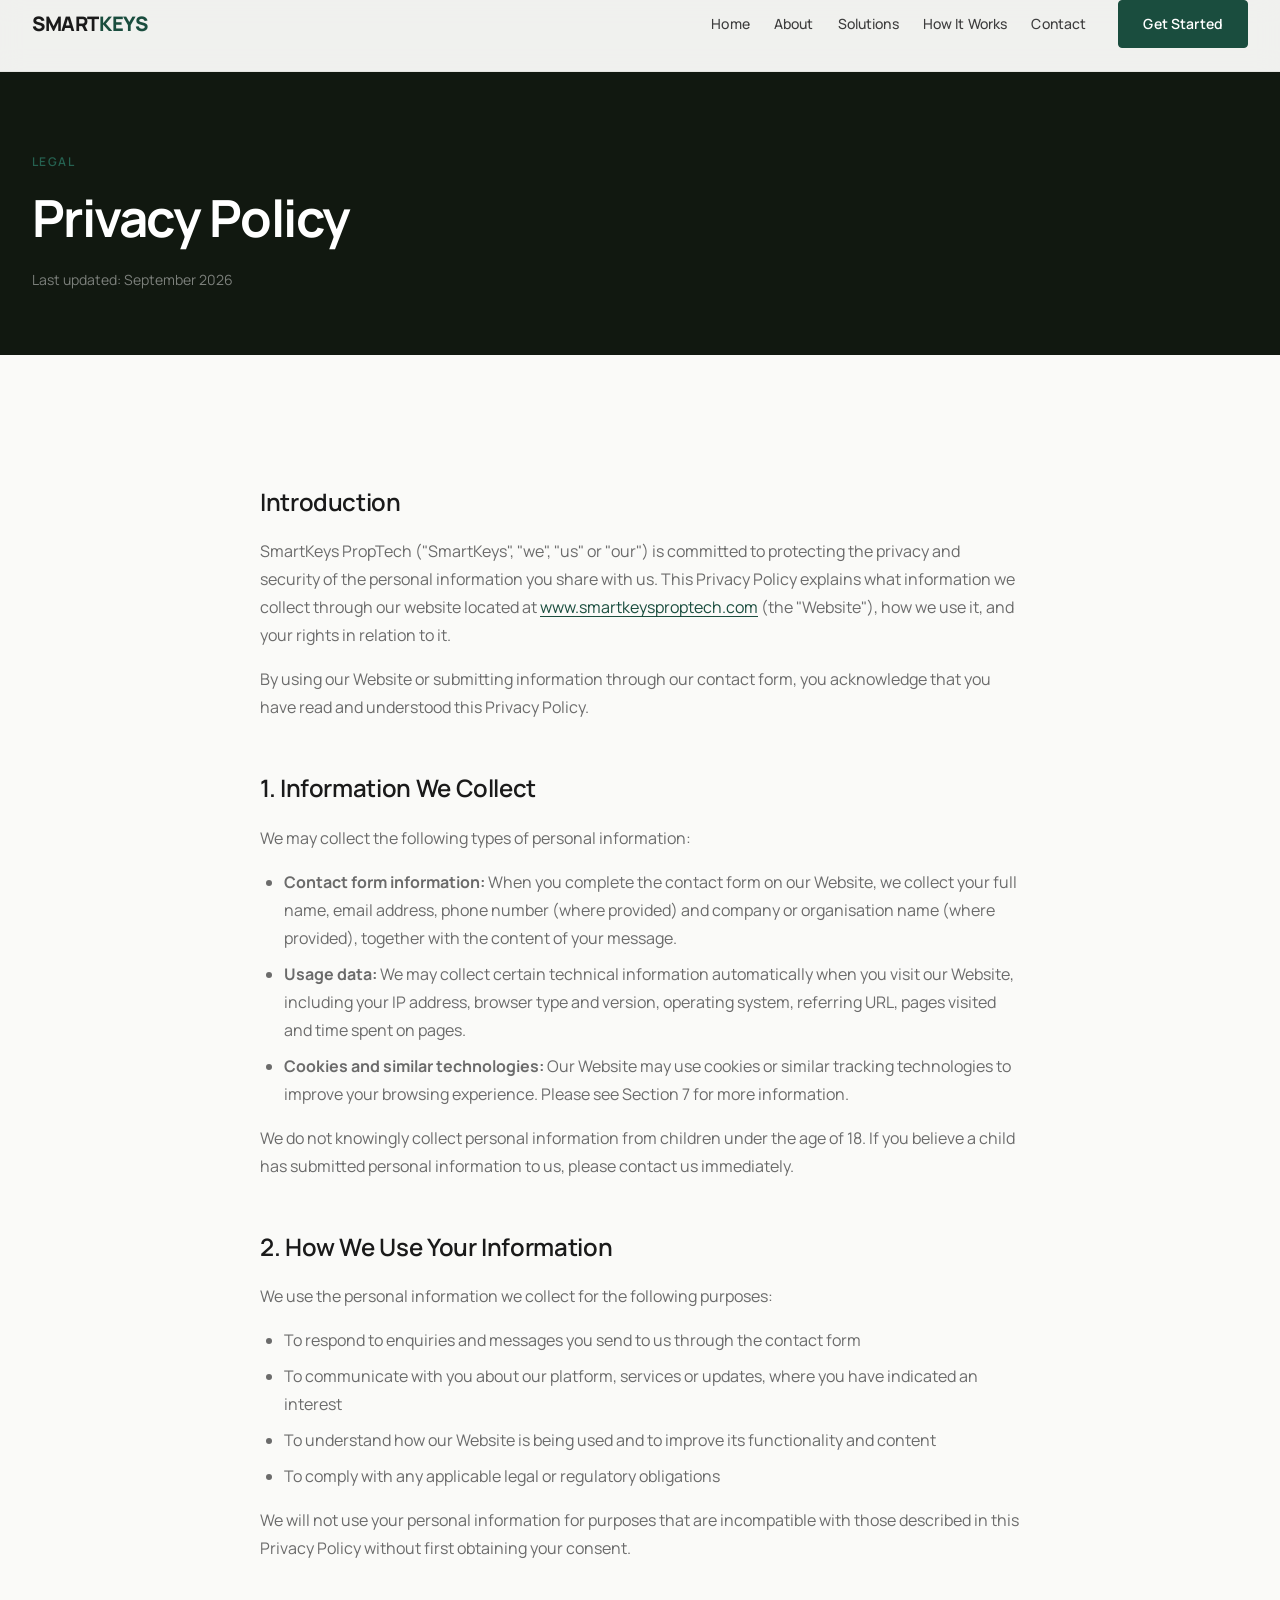
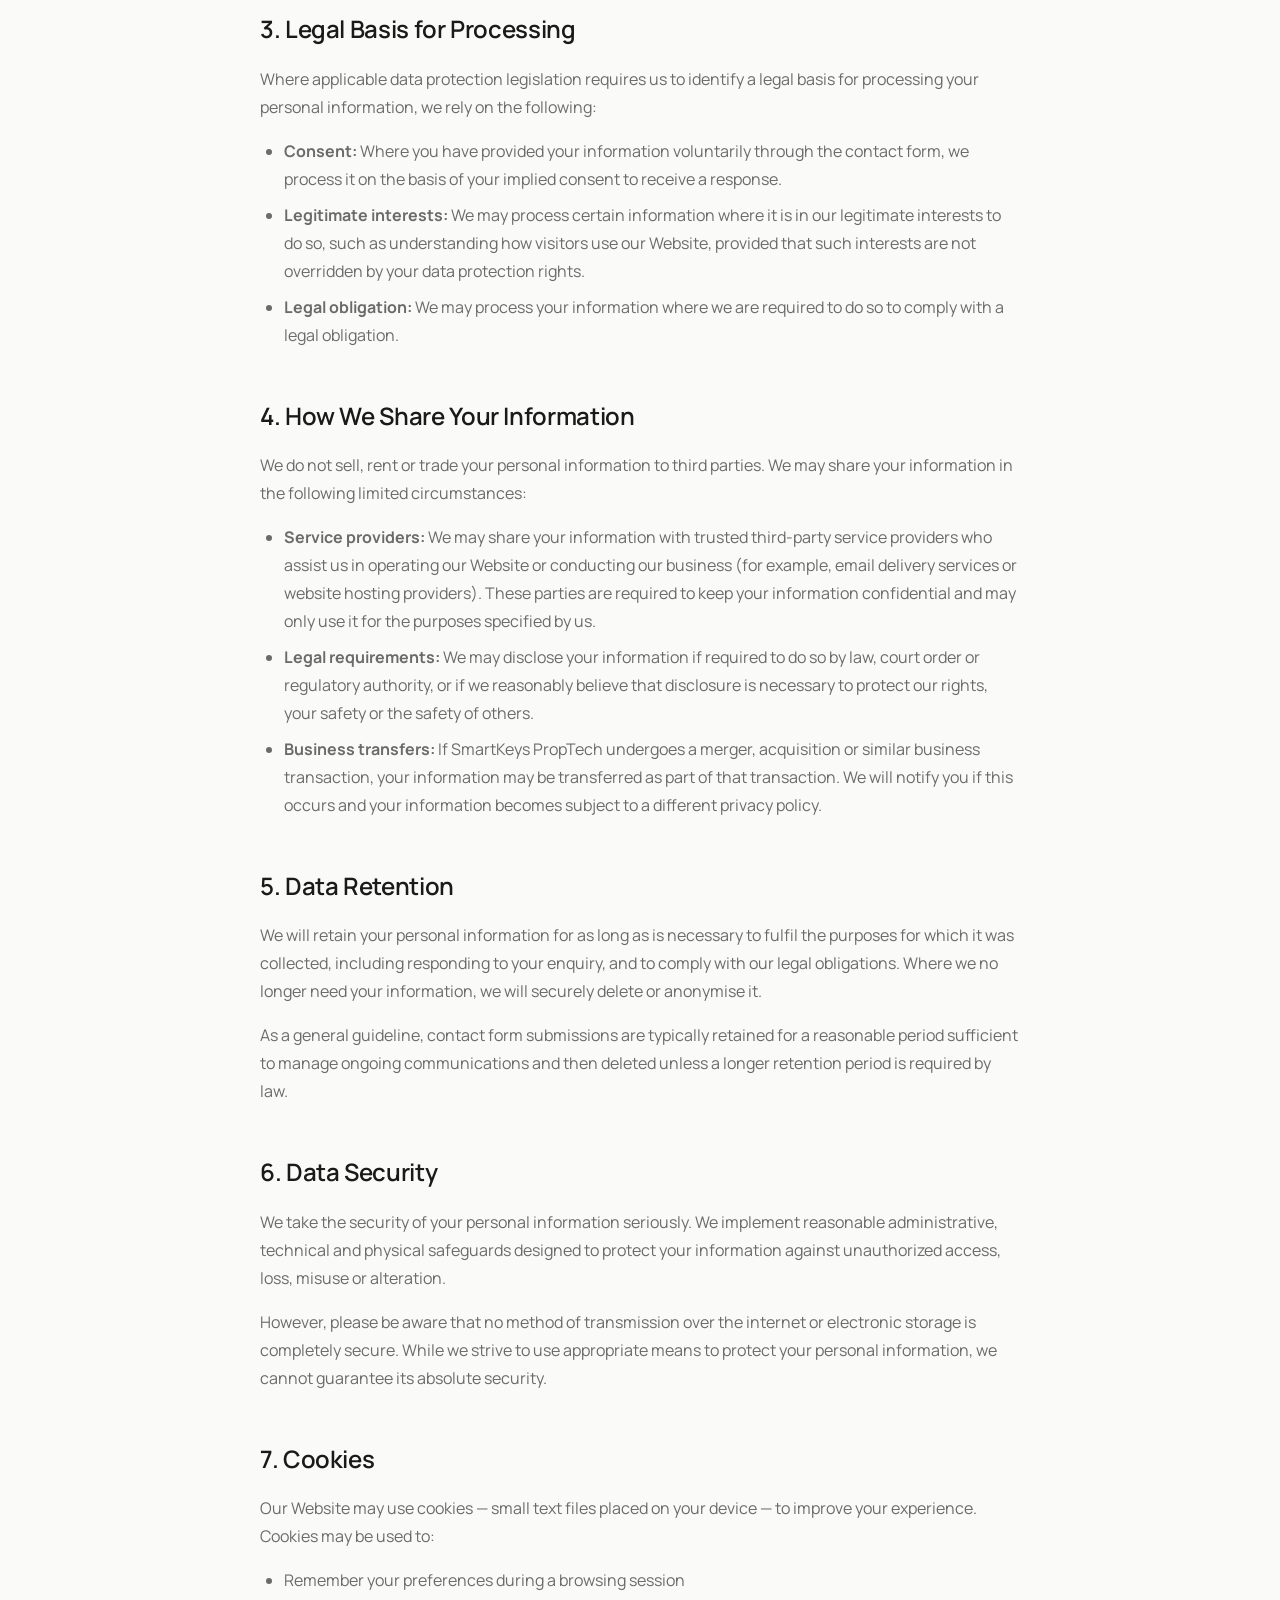
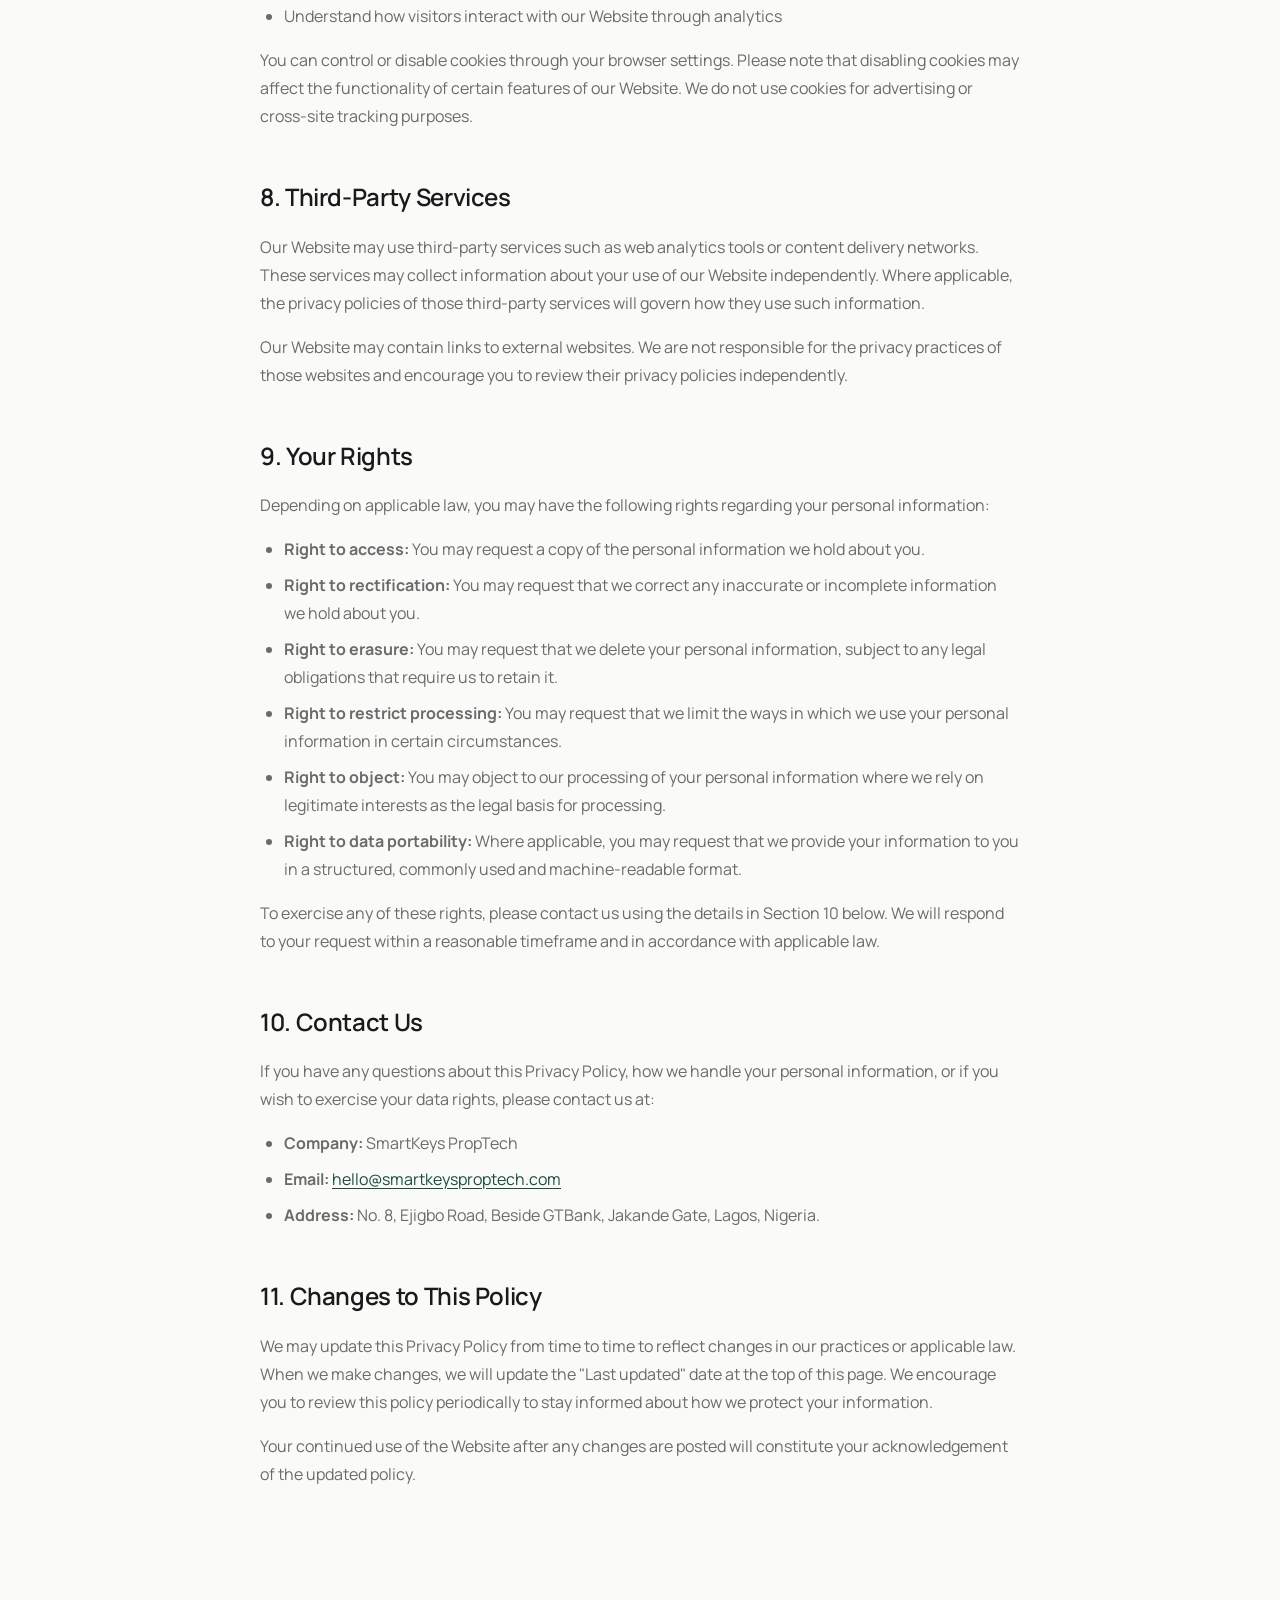
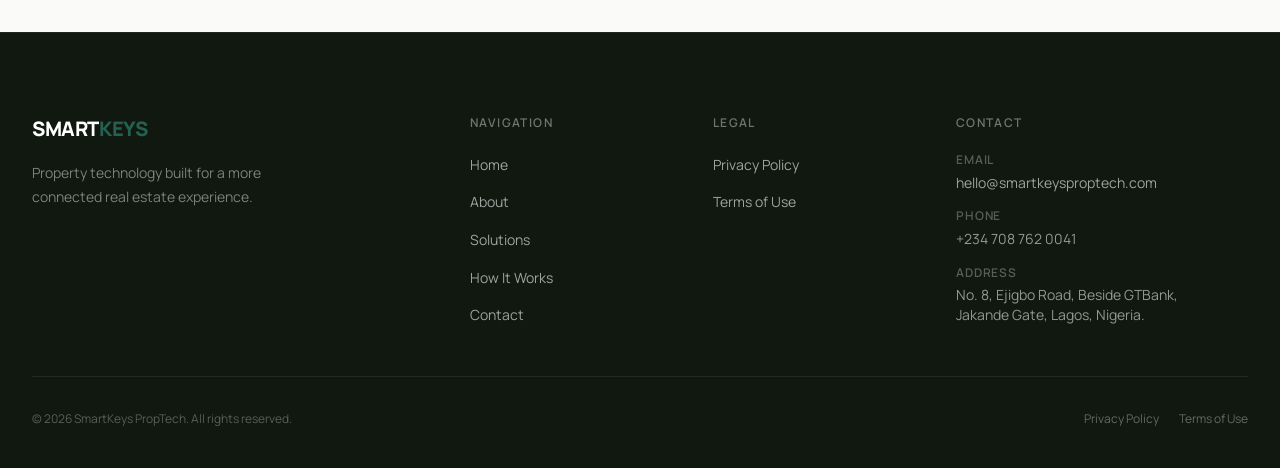
<file: privacy-policy.html>
<!DOCTYPE html>
<html lang="en-NG">
<head>
  <meta charset="UTF-8" />
  <meta name="viewport" content="width=device-width, initial-scale=1.0" />
  <meta http-equiv="X-UA-Compatible" content="IE=edge" />

  <!-- SEO -->
  <title>Privacy Policy | SmartKeys PropTech</title>
  <meta name="description" content="Read the SmartKeys PropTech Privacy Policy. Understand how we collect, use and protect personal information submitted through our website." />
  <meta name="robots" content="noindex, follow" />
  <link rel="canonical" href="https://www.smartkeysproptech.com/privacy-policy.html" />

  <!-- Open Graph -->
  <meta property="og:type" content="website" />
  <meta property="og:title" content="Privacy Policy | SmartKeys PropTech" />
  <meta property="og:description" content="Read the SmartKeys PropTech Privacy Policy." />
  <meta property="og:url" content="https://www.smartkeysproptech.com/privacy-policy.html" />
  <meta property="og:site_name" content="SmartKeys PropTech" />

  <!-- Favicon -->
  <link rel="icon" type="image/svg+xml" href="data:image/svg+xml,%3Csvg xmlns='http://www.w3.org/2000/svg' viewBox='0 0 32 32'%3E%3Crect width='32' height='32' rx='6' fill='%231a4d3e'/%3E%3Cpath d='M16 7L7 13v12h6v-7h6v7h6V13L16 7z' fill='%23ffffff' opacity='0.9'/%3E%3Ccircle cx='19' cy='17' r='2' fill='%231a4d3e'/%3E%3C/svg%3E" />

  <!-- Preconnect -->
  <link rel="preconnect" href="https://fonts.googleapis.com" />
  <link rel="preconnect" href="https://fonts.gstatic.com" crossorigin />

  <!-- Stylesheet -->
  <link rel="stylesheet" href="styles.css" />
</head>

<body>

  <!-- ════════════════════════════════════════════════════
       NAVIGATION
  ════════════════════════════════════════════════════ -->
  <header>
    <nav class="nav" role="navigation" aria-label="Main navigation">
      <div class="container">
        <div class="nav__inner">

          <a href="index.html" class="nav__logo" aria-label="SmartKeys PropTech — Home">
            SMART<span>KEYS</span>
          </a>

          <div class="nav__menu">
            <ul class="nav__links" role="list">
              <li><a href="index.html#home" class="nav__link">Home</a></li>
              <li><a href="index.html#about" class="nav__link">About</a></li>
              <li><a href="index.html#solutions" class="nav__link">Solutions</a></li>
              <li><a href="index.html#how-it-works" class="nav__link">How It Works</a></li>
              <li><a href="index.html#contact" class="nav__link">Contact</a></li>
            </ul>
            <a href="index.html#contact" class="btn btn--primary">Get Started</a>
          </div>

          <button class="nav__hamburger" aria-label="Toggle mobile menu" aria-expanded="false">
            <span></span>
            <span></span>
            <span></span>
          </button>

        </div>
      </div>
    </nav>

    <div class="nav__mobile" aria-label="Mobile navigation">
      <a href="index.html#home" class="nav__link">Home</a>
      <a href="index.html#about" class="nav__link">About</a>
      <a href="index.html#solutions" class="nav__link">Solutions</a>
      <a href="index.html#how-it-works" class="nav__link">How It Works</a>
      <a href="index.html#contact" class="nav__link">Contact</a>
      <a href="index.html#contact" class="btn btn--primary">Get Started</a>
    </div>
  </header>

  <main>

    <!-- ════════════════════════════════════════════════════
         PAGE HERO
    ════════════════════════════════════════════════════ -->
    <section class="page-hero" aria-label="Page title">
      <div class="container">
        <p class="page-hero__label">Legal</p>
        <h1 class="page-hero__heading">Privacy Policy</h1>
        <p class="page-hero__meta">Last updated: September 2026</p>
      </div>
    </section>

    <!-- ════════════════════════════════════════════════════
         CONTENT
    ════════════════════════════════════════════════════ -->
    <section class="section" aria-label="Privacy Policy content">
      <div class="container">
        <article class="legal-content">

          <h2>Introduction</h2>
          <p>
            SmartKeys PropTech ("SmartKeys", "we", "us" or "our") is committed to protecting the privacy and security of the personal information you share with us. This Privacy Policy explains what information we collect through our website located at <a href="https://www.smartkeysproptech.com">www.smartkeysproptech.com</a> (the "Website"), how we use it, and your rights in relation to it.
          </p>
          <p>
            By using our Website or submitting information through our contact form, you acknowledge that you have read and understood this Privacy Policy.
          </p>

          <h2>1. Information We Collect</h2>
          <p>We may collect the following types of personal information:</p>
          <ul>
            <li><strong>Contact form information:</strong> When you complete the contact form on our Website, we collect your full name, email address, phone number (where provided) and company or organisation name (where provided), together with the content of your message.</li>
            <li><strong>Usage data:</strong> We may collect certain technical information automatically when you visit our Website, including your IP address, browser type and version, operating system, referring URL, pages visited and time spent on pages.</li>
            <li><strong>Cookies and similar technologies:</strong> Our Website may use cookies or similar tracking technologies to improve your browsing experience. Please see Section 7 for more information.</li>
          </ul>
          <p>We do not knowingly collect personal information from children under the age of 18. If you believe a child has submitted personal information to us, please contact us immediately.</p>

          <h2>2. How We Use Your Information</h2>
          <p>We use the personal information we collect for the following purposes:</p>
          <ul>
            <li>To respond to enquiries and messages you send to us through the contact form</li>
            <li>To communicate with you about our platform, services or updates, where you have indicated an interest</li>
            <li>To understand how our Website is being used and to improve its functionality and content</li>
            <li>To comply with any applicable legal or regulatory obligations</li>
          </ul>
          <p>We will not use your personal information for purposes that are incompatible with those described in this Privacy Policy without first obtaining your consent.</p>

          <h2>3. Legal Basis for Processing</h2>
          <p>
            Where applicable data protection legislation requires us to identify a legal basis for processing your personal information, we rely on the following:
          </p>
          <ul>
            <li><strong>Consent:</strong> Where you have provided your information voluntarily through the contact form, we process it on the basis of your implied consent to receive a response.</li>
            <li><strong>Legitimate interests:</strong> We may process certain information where it is in our legitimate interests to do so, such as understanding how visitors use our Website, provided that such interests are not overridden by your data protection rights.</li>
            <li><strong>Legal obligation:</strong> We may process your information where we are required to do so to comply with a legal obligation.</li>
          </ul>

          <h2>4. How We Share Your Information</h2>
          <p>
            We do not sell, rent or trade your personal information to third parties. We may share your information in the following limited circumstances:
          </p>
          <ul>
            <li><strong>Service providers:</strong> We may share your information with trusted third-party service providers who assist us in operating our Website or conducting our business (for example, email delivery services or website hosting providers). These parties are required to keep your information confidential and may only use it for the purposes specified by us.</li>
            <li><strong>Legal requirements:</strong> We may disclose your information if required to do so by law, court order or regulatory authority, or if we reasonably believe that disclosure is necessary to protect our rights, your safety or the safety of others.</li>
            <li><strong>Business transfers:</strong> If SmartKeys PropTech undergoes a merger, acquisition or similar business transaction, your information may be transferred as part of that transaction. We will notify you if this occurs and your information becomes subject to a different privacy policy.</li>
          </ul>

          <h2>5. Data Retention</h2>
          <p>
            We will retain your personal information for as long as is necessary to fulfil the purposes for which it was collected, including responding to your enquiry, and to comply with our legal obligations. Where we no longer need your information, we will securely delete or anonymise it.
          </p>
          <p>
            As a general guideline, contact form submissions are typically retained for a reasonable period sufficient to manage ongoing communications and then deleted unless a longer retention period is required by law.
          </p>

          <h2>6. Data Security</h2>
          <p>
            We take the security of your personal information seriously. We implement reasonable administrative, technical and physical safeguards designed to protect your information against unauthorized access, loss, misuse or alteration.
          </p>
          <p>
            However, please be aware that no method of transmission over the internet or electronic storage is completely secure. While we strive to use appropriate means to protect your personal information, we cannot guarantee its absolute security.
          </p>

          <h2>7. Cookies</h2>
          <p>
            Our Website may use cookies — small text files placed on your device — to improve your experience. Cookies may be used to:
          </p>
          <ul>
            <li>Remember your preferences during a browsing session</li>
            <li>Understand how visitors interact with our Website through analytics</li>
          </ul>
          <p>
            You can control or disable cookies through your browser settings. Please note that disabling cookies may affect the functionality of certain features of our Website. We do not use cookies for advertising or cross-site tracking purposes.
          </p>

          <h2>8. Third-Party Services</h2>
          <p>
            Our Website may use third-party services such as web analytics tools or content delivery networks. These services may collect information about your use of our Website independently. Where applicable, the privacy policies of those third-party services will govern how they use such information.
          </p>
          <p>
            Our Website may contain links to external websites. We are not responsible for the privacy practices of those websites and encourage you to review their privacy policies independently.
          </p>

          <h2>9. Your Rights</h2>
          <p>Depending on applicable law, you may have the following rights regarding your personal information:</p>
          <ul>
            <li><strong>Right to access:</strong> You may request a copy of the personal information we hold about you.</li>
            <li><strong>Right to rectification:</strong> You may request that we correct any inaccurate or incomplete information we hold about you.</li>
            <li><strong>Right to erasure:</strong> You may request that we delete your personal information, subject to any legal obligations that require us to retain it.</li>
            <li><strong>Right to restrict processing:</strong> You may request that we limit the ways in which we use your personal information in certain circumstances.</li>
            <li><strong>Right to object:</strong> You may object to our processing of your personal information where we rely on legitimate interests as the legal basis for processing.</li>
            <li><strong>Right to data portability:</strong> Where applicable, you may request that we provide your information to you in a structured, commonly used and machine-readable format.</li>
          </ul>
          <p>
            To exercise any of these rights, please contact us using the details in Section 10 below. We will respond to your request within a reasonable timeframe and in accordance with applicable law.
          </p>

          <h2>10. Contact Us</h2>
          <p>
            If you have any questions about this Privacy Policy, how we handle your personal information, or if you wish to exercise your data rights, please contact us at:
          </p>
          <ul>
            <li><strong>Company:</strong> SmartKeys PropTech</li>
            <!-- Replace with actual email -->
            <li><strong>Email:</strong> <a href="mailto:hello@smartkeysproptech.com">hello@smartkeysproptech.com</a></li>
            <li><strong>Address:</strong> No. 8, Ejigbo Road, Beside GTBank, Jakande Gate, Lagos, Nigeria.</li>
          </ul>

          <h2>11. Changes to This Policy</h2>
          <p>
            We may update this Privacy Policy from time to time to reflect changes in our practices or applicable law. When we make changes, we will update the "Last updated" date at the top of this page. We encourage you to review this policy periodically to stay informed about how we protect your information.
          </p>
          <p>
            Your continued use of the Website after any changes are posted will constitute your acknowledgement of the updated policy.
          </p>

        </article>
      </div>
    </section>

  </main>

  <!-- ════════════════════════════════════════════════════
       FOOTER
  ════════════════════════════════════════════════════ -->
  <footer class="footer" role="contentinfo">
    <div class="container">

      <div class="footer__main">

        <div class="footer__brand">
          <a href="index.html" class="footer__brand-logo" aria-label="SmartKeys PropTech">
            SMART<span>KEYS</span>
          </a>
          <p class="footer__tagline">
            Property technology built for a more connected real estate experience.
          </p>
        </div>

        <div class="footer__col">
          <p class="footer__col-title">Navigation</p>
          <ul class="footer__links" role="list">
            <li><a href="index.html#home" class="footer__link">Home</a></li>
            <li><a href="index.html#about" class="footer__link">About</a></li>
            <li><a href="index.html#solutions" class="footer__link">Solutions</a></li>
            <li><a href="index.html#how-it-works" class="footer__link">How It Works</a></li>
            <li><a href="index.html#contact" class="footer__link">Contact</a></li>
          </ul>
        </div>

        <div class="footer__col">
          <p class="footer__col-title">Legal</p>
          <ul class="footer__links" role="list">
            <li><a href="privacy-policy.html" class="footer__link">Privacy Policy</a></li>
            <li><a href="terms.html" class="footer__link">Terms of Use</a></li>
          </ul>
        </div>

        <div class="footer__col">
          <p class="footer__col-title">Contact</p>
          <div class="footer__contact-items">
            <div class="footer__contact-item">
              <strong>Email</strong>
              <a href="mailto:hello@smartkeysproptech.com" class="footer__link" style="font-size:inherit;">hello@smartkeysproptech.com</a>
            </div>
            <div class="footer__contact-item">
              <strong>Phone</strong>
              +234 708 762 0041
            </div>
            <div class="footer__contact-item">
              <strong>Address</strong>
              No. 8, Ejigbo Road, Beside GTBank,<br>Jakande Gate, Lagos, Nigeria.
            </div>
          </div>
        </div>

      </div>

      <div class="footer__bottom">
        <p class="footer__copy">© 2026 SmartKeys PropTech. All rights reserved.</p>
        <div class="footer__legal">
          <a href="privacy-policy.html" class="footer__legal-link">Privacy Policy</a>
          <a href="terms.html" class="footer__legal-link">Terms of Use</a>
        </div>
      </div>

    </div>
  </footer>

  <script src="script.js"></script>

</body>
</html>
</file>
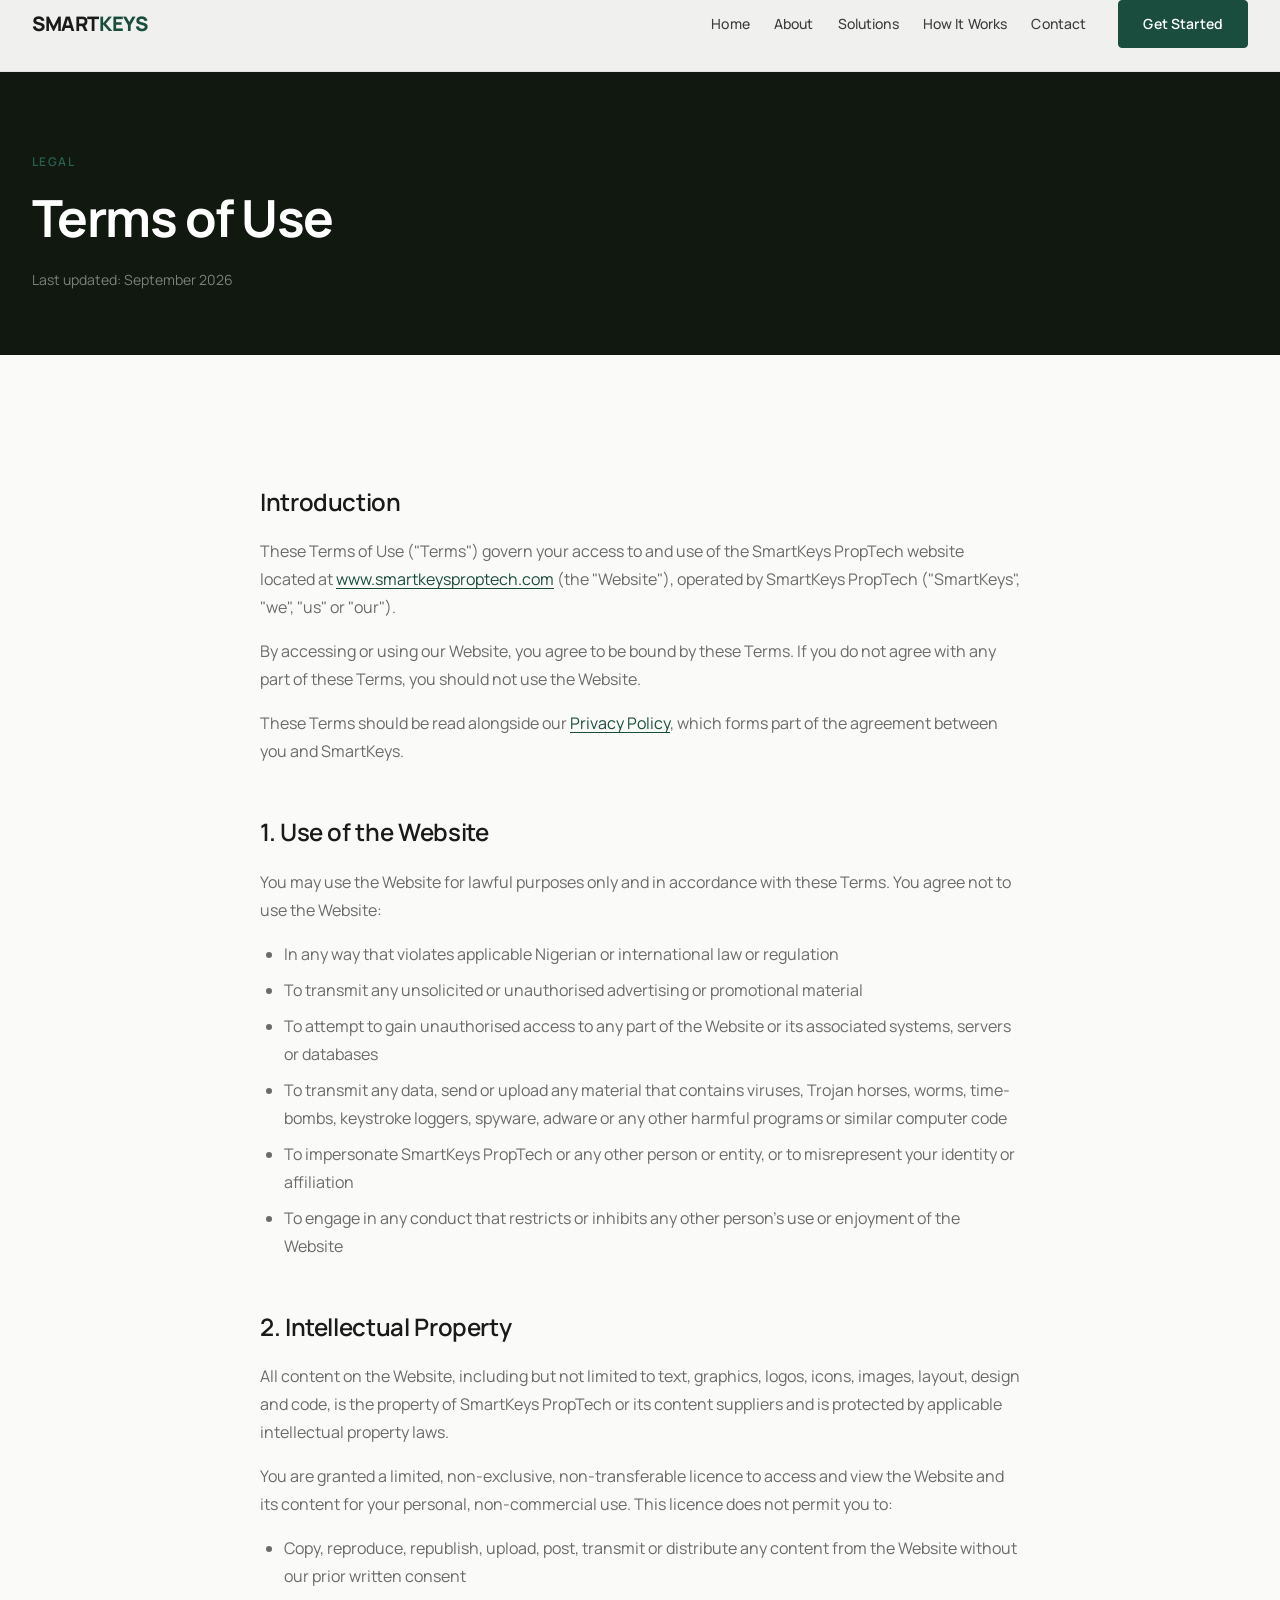
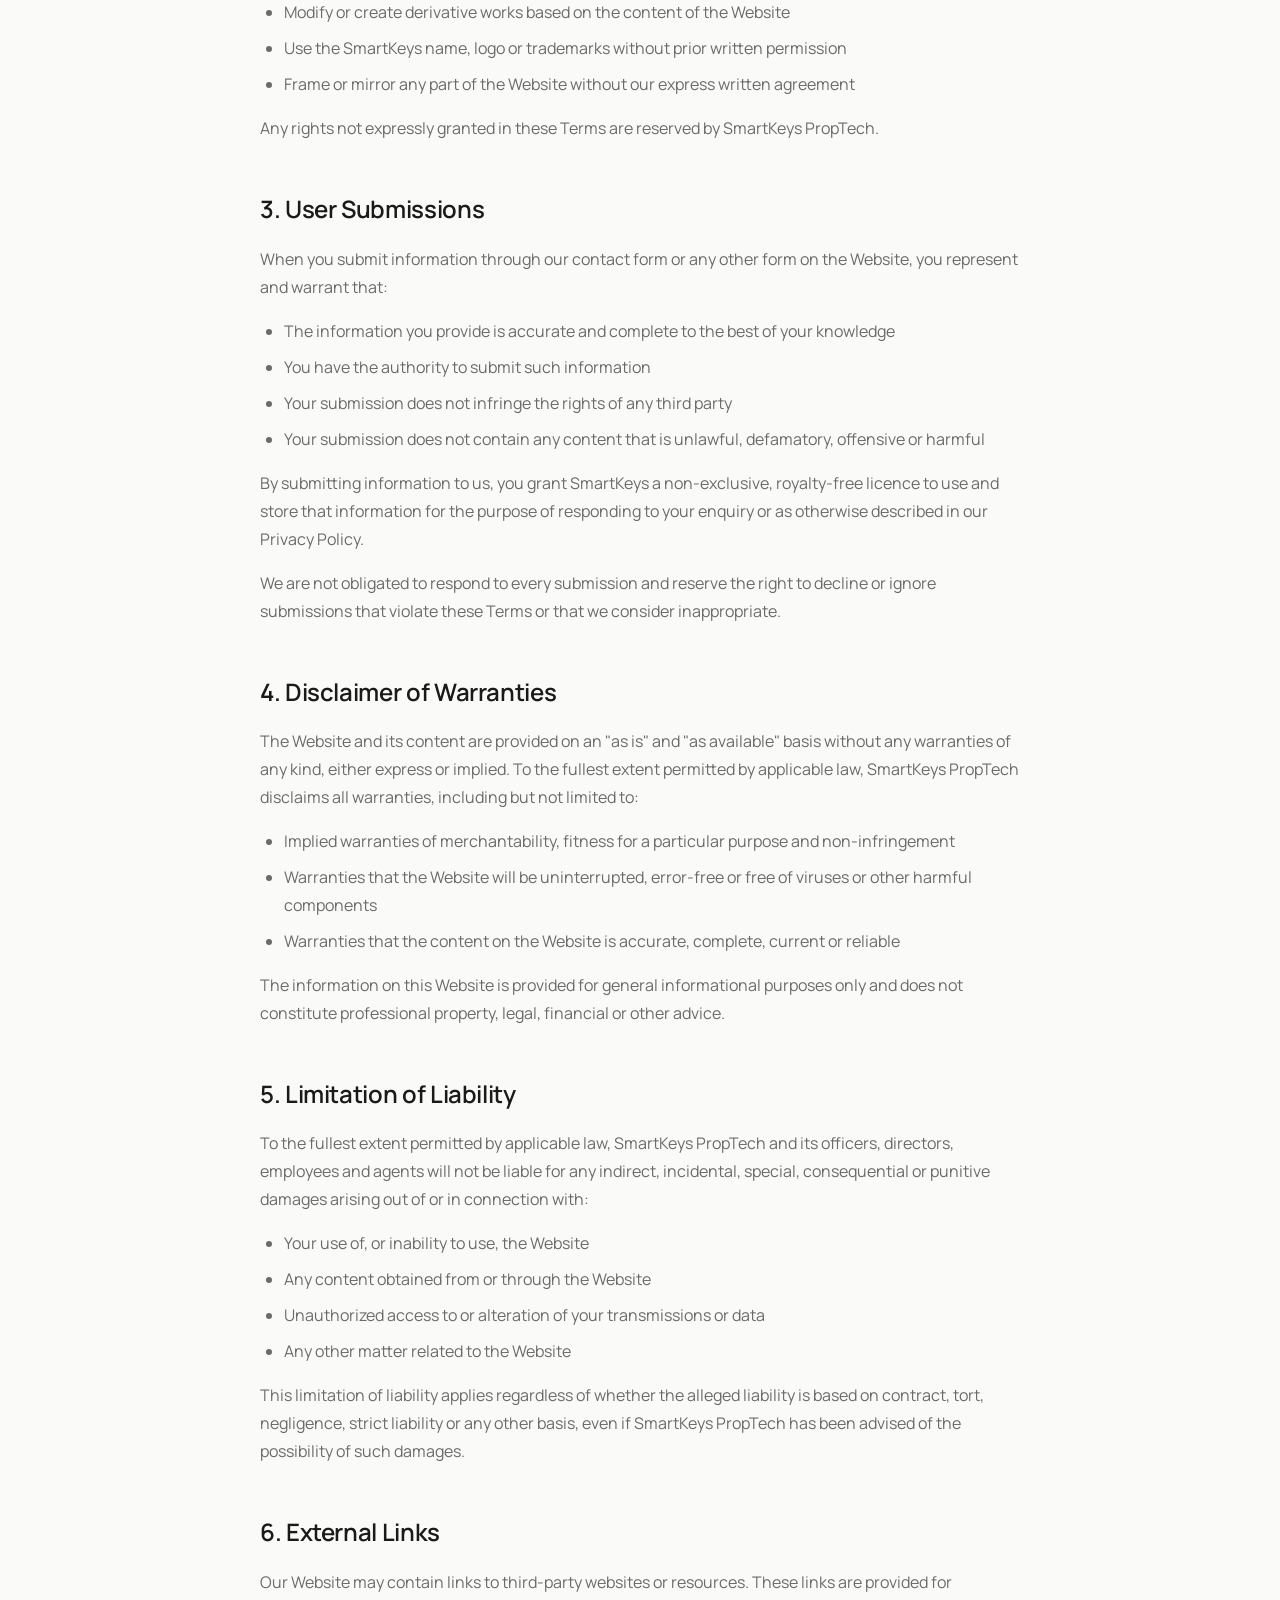
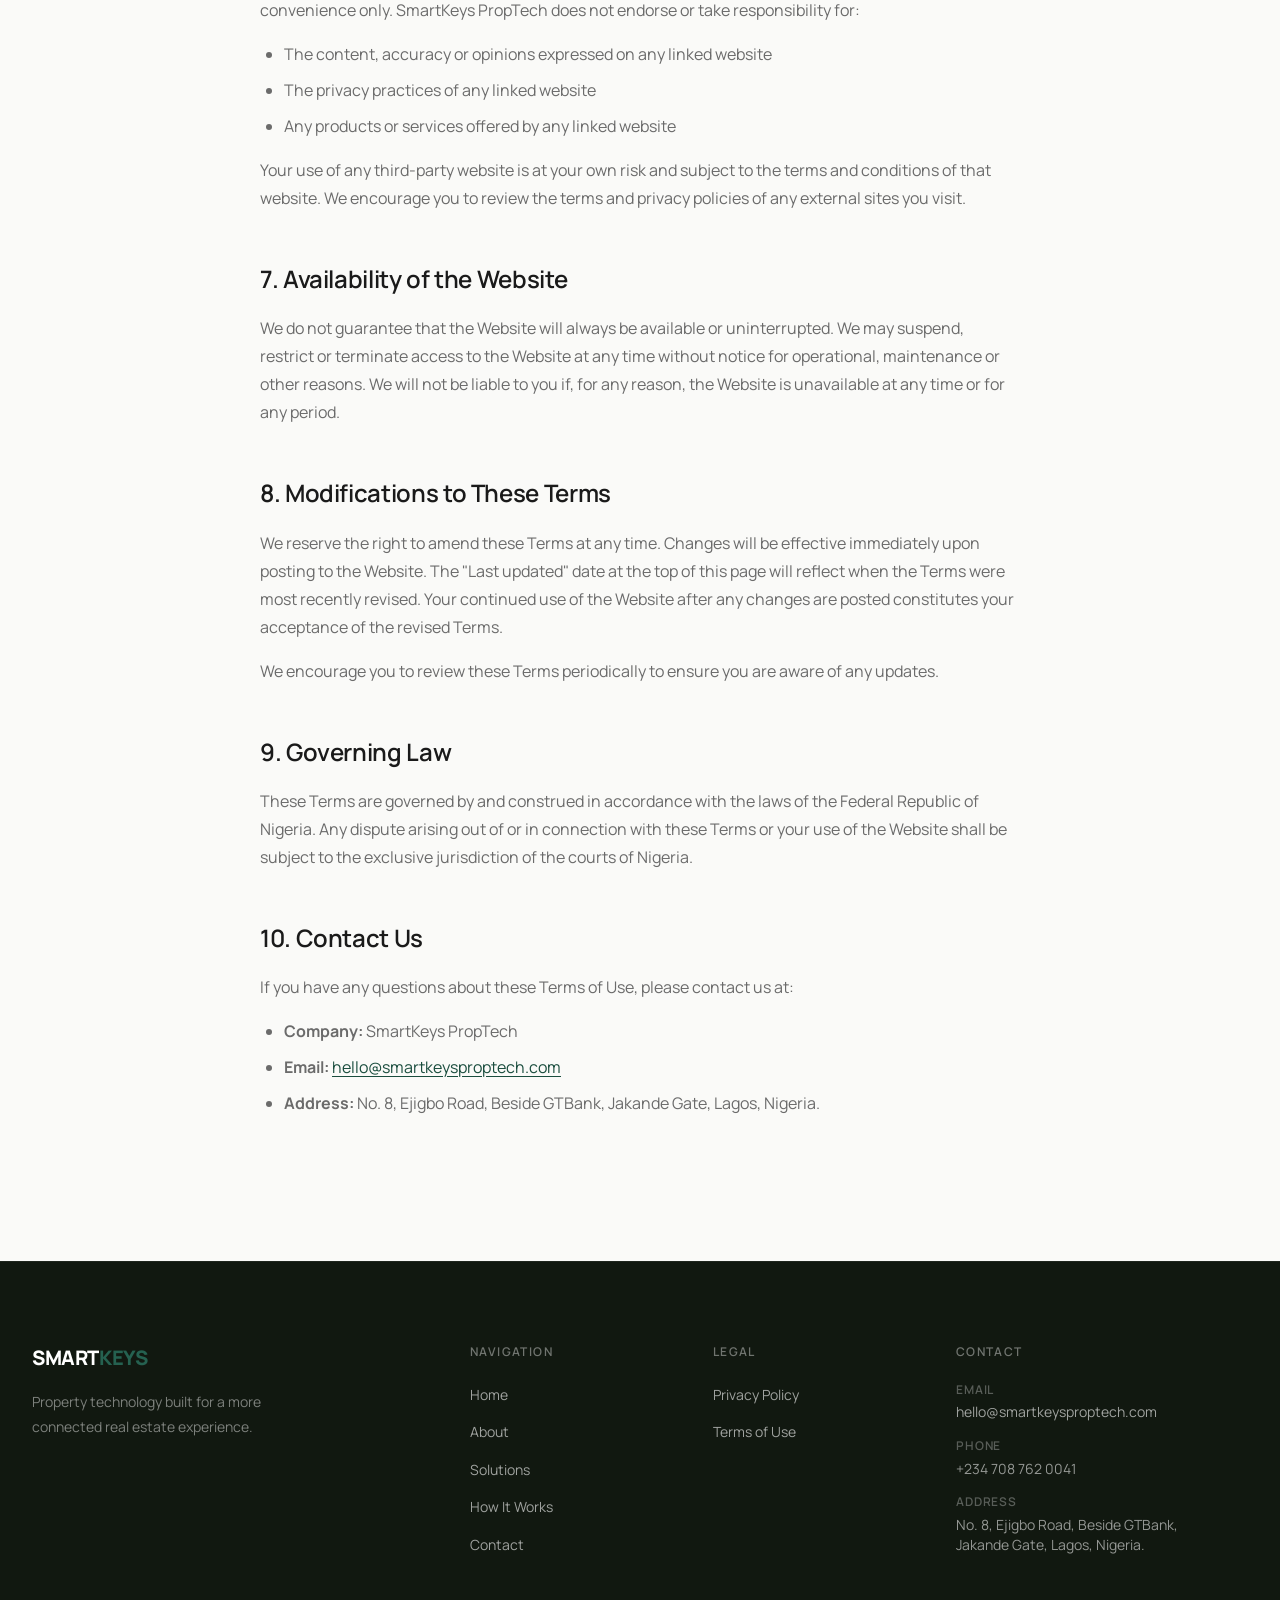
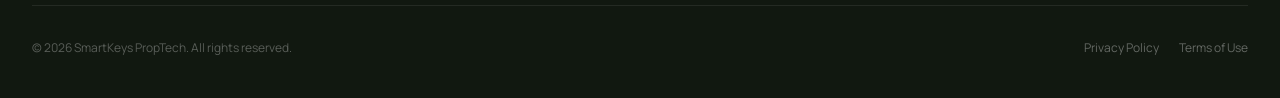
<file: terms.html>
<!DOCTYPE html>
<html lang="en-NG">
<head>
  <meta charset="UTF-8" />
  <meta name="viewport" content="width=device-width, initial-scale=1.0" />
  <meta http-equiv="X-UA-Compatible" content="IE=edge" />

  <!-- SEO -->
  <title>Terms of Use | SmartKeys PropTech</title>
  <meta name="description" content="Read the SmartKeys PropTech Terms of Use. Understand the conditions that apply to your use of the SmartKeys website." />
  <meta name="robots" content="noindex, follow" />
  <link rel="canonical" href="https://www.smartkeysproptech.com/terms.html" />

  <!-- Open Graph -->
  <meta property="og:type" content="website" />
  <meta property="og:title" content="Terms of Use | SmartKeys PropTech" />
  <meta property="og:description" content="Read the SmartKeys PropTech Terms of Use." />
  <meta property="og:url" content="https://www.smartkeysproptech.com/terms.html" />
  <meta property="og:site_name" content="SmartKeys PropTech" />

  <!-- Favicon -->
  <link rel="icon" type="image/svg+xml" href="data:image/svg+xml,%3Csvg xmlns='http://www.w3.org/2000/svg' viewBox='0 0 32 32'%3E%3Crect width='32' height='32' rx='6' fill='%231a4d3e'/%3E%3Cpath d='M16 7L7 13v12h6v-7h6v7h6V13L16 7z' fill='%23ffffff' opacity='0.9'/%3E%3Ccircle cx='19' cy='17' r='2' fill='%231a4d3e'/%3E%3C/svg%3E" />

  <!-- Preconnect -->
  <link rel="preconnect" href="https://fonts.googleapis.com" />
  <link rel="preconnect" href="https://fonts.gstatic.com" crossorigin />

  <!-- Stylesheet -->
  <link rel="stylesheet" href="styles.css" />
</head>

<body>

  <!-- ════════════════════════════════════════════════════
       NAVIGATION
  ════════════════════════════════════════════════════ -->
  <header>
    <nav class="nav" role="navigation" aria-label="Main navigation">
      <div class="container">
        <div class="nav__inner">

          <a href="index.html" class="nav__logo" aria-label="SmartKeys PropTech — Home">
            SMART<span>KEYS</span>
          </a>

          <div class="nav__menu">
            <ul class="nav__links" role="list">
              <li><a href="index.html#home" class="nav__link">Home</a></li>
              <li><a href="index.html#about" class="nav__link">About</a></li>
              <li><a href="index.html#solutions" class="nav__link">Solutions</a></li>
              <li><a href="index.html#how-it-works" class="nav__link">How It Works</a></li>
              <li><a href="index.html#contact" class="nav__link">Contact</a></li>
            </ul>
            <a href="index.html#contact" class="btn btn--primary">Get Started</a>
          </div>

          <button class="nav__hamburger" aria-label="Toggle mobile menu" aria-expanded="false">
            <span></span>
            <span></span>
            <span></span>
          </button>

        </div>
      </div>
    </nav>

    <div class="nav__mobile" aria-label="Mobile navigation">
      <a href="index.html#home" class="nav__link">Home</a>
      <a href="index.html#about" class="nav__link">About</a>
      <a href="index.html#solutions" class="nav__link">Solutions</a>
      <a href="index.html#how-it-works" class="nav__link">How It Works</a>
      <a href="index.html#contact" class="nav__link">Contact</a>
      <a href="index.html#contact" class="btn btn--primary">Get Started</a>
    </div>
  </header>

  <main>

    <!-- ════════════════════════════════════════════════════
         PAGE HERO
    ════════════════════════════════════════════════════ -->
    <section class="page-hero" aria-label="Page title">
      <div class="container">
        <p class="page-hero__label">Legal</p>
        <h1 class="page-hero__heading">Terms of Use</h1>
        <p class="page-hero__meta">Last updated: September 2026</p>
      </div>
    </section>

    <!-- ════════════════════════════════════════════════════
         CONTENT
    ════════════════════════════════════════════════════ -->
    <section class="section" aria-label="Terms of Use content">
      <div class="container">
        <article class="legal-content">

          <h2>Introduction</h2>
          <p>
            These Terms of Use ("Terms") govern your access to and use of the SmartKeys PropTech website located at <a href="https://www.smartkeysproptech.com">www.smartkeysproptech.com</a> (the "Website"), operated by SmartKeys PropTech ("SmartKeys", "we", "us" or "our").
          </p>
          <p>
            By accessing or using our Website, you agree to be bound by these Terms. If you do not agree with any part of these Terms, you should not use the Website.
          </p>
          <p>
            These Terms should be read alongside our <a href="privacy-policy.html">Privacy Policy</a>, which forms part of the agreement between you and SmartKeys.
          </p>

          <h2>1. Use of the Website</h2>
          <p>
            You may use the Website for lawful purposes only and in accordance with these Terms. You agree not to use the Website:
          </p>
          <ul>
            <li>In any way that violates applicable Nigerian or international law or regulation</li>
            <li>To transmit any unsolicited or unauthorised advertising or promotional material</li>
            <li>To attempt to gain unauthorised access to any part of the Website or its associated systems, servers or databases</li>
            <li>To transmit any data, send or upload any material that contains viruses, Trojan horses, worms, time-bombs, keystroke loggers, spyware, adware or any other harmful programs or similar computer code</li>
            <li>To impersonate SmartKeys PropTech or any other person or entity, or to misrepresent your identity or affiliation</li>
            <li>To engage in any conduct that restricts or inhibits any other person's use or enjoyment of the Website</li>
          </ul>

          <h2>2. Intellectual Property</h2>
          <p>
            All content on the Website, including but not limited to text, graphics, logos, icons, images, layout, design and code, is the property of SmartKeys PropTech or its content suppliers and is protected by applicable intellectual property laws.
          </p>
          <p>
            You are granted a limited, non-exclusive, non-transferable licence to access and view the Website and its content for your personal, non-commercial use. This licence does not permit you to:
          </p>
          <ul>
            <li>Copy, reproduce, republish, upload, post, transmit or distribute any content from the Website without our prior written consent</li>
            <li>Modify or create derivative works based on the content of the Website</li>
            <li>Use the SmartKeys name, logo or trademarks without prior written permission</li>
            <li>Frame or mirror any part of the Website without our express written agreement</li>
          </ul>
          <p>
            Any rights not expressly granted in these Terms are reserved by SmartKeys PropTech.
          </p>

          <h2>3. User Submissions</h2>
          <p>
            When you submit information through our contact form or any other form on the Website, you represent and warrant that:
          </p>
          <ul>
            <li>The information you provide is accurate and complete to the best of your knowledge</li>
            <li>You have the authority to submit such information</li>
            <li>Your submission does not infringe the rights of any third party</li>
            <li>Your submission does not contain any content that is unlawful, defamatory, offensive or harmful</li>
          </ul>
          <p>
            By submitting information to us, you grant SmartKeys a non-exclusive, royalty-free licence to use and store that information for the purpose of responding to your enquiry or as otherwise described in our Privacy Policy.
          </p>
          <p>
            We are not obligated to respond to every submission and reserve the right to decline or ignore submissions that violate these Terms or that we consider inappropriate.
          </p>

          <h2>4. Disclaimer of Warranties</h2>
          <p>
            The Website and its content are provided on an "as is" and "as available" basis without any warranties of any kind, either express or implied. To the fullest extent permitted by applicable law, SmartKeys PropTech disclaims all warranties, including but not limited to:
          </p>
          <ul>
            <li>Implied warranties of merchantability, fitness for a particular purpose and non-infringement</li>
            <li>Warranties that the Website will be uninterrupted, error-free or free of viruses or other harmful components</li>
            <li>Warranties that the content on the Website is accurate, complete, current or reliable</li>
          </ul>
          <p>
            The information on this Website is provided for general informational purposes only and does not constitute professional property, legal, financial or other advice.
          </p>

          <h2>5. Limitation of Liability</h2>
          <p>
            To the fullest extent permitted by applicable law, SmartKeys PropTech and its officers, directors, employees and agents will not be liable for any indirect, incidental, special, consequential or punitive damages arising out of or in connection with:
          </p>
          <ul>
            <li>Your use of, or inability to use, the Website</li>
            <li>Any content obtained from or through the Website</li>
            <li>Unauthorized access to or alteration of your transmissions or data</li>
            <li>Any other matter related to the Website</li>
          </ul>
          <p>
            This limitation of liability applies regardless of whether the alleged liability is based on contract, tort, negligence, strict liability or any other basis, even if SmartKeys PropTech has been advised of the possibility of such damages.
          </p>

          <h2>6. External Links</h2>
          <p>
            Our Website may contain links to third-party websites or resources. These links are provided for convenience only. SmartKeys PropTech does not endorse or take responsibility for:
          </p>
          <ul>
            <li>The content, accuracy or opinions expressed on any linked website</li>
            <li>The privacy practices of any linked website</li>
            <li>Any products or services offered by any linked website</li>
          </ul>
          <p>
            Your use of any third-party website is at your own risk and subject to the terms and conditions of that website. We encourage you to review the terms and privacy policies of any external sites you visit.
          </p>

          <h2>7. Availability of the Website</h2>
          <p>
            We do not guarantee that the Website will always be available or uninterrupted. We may suspend, restrict or terminate access to the Website at any time without notice for operational, maintenance or other reasons. We will not be liable to you if, for any reason, the Website is unavailable at any time or for any period.
          </p>

          <h2>8. Modifications to These Terms</h2>
          <p>
            We reserve the right to amend these Terms at any time. Changes will be effective immediately upon posting to the Website. The "Last updated" date at the top of this page will reflect when the Terms were most recently revised. Your continued use of the Website after any changes are posted constitutes your acceptance of the revised Terms.
          </p>
          <p>
            We encourage you to review these Terms periodically to ensure you are aware of any updates.
          </p>

          <h2>9. Governing Law</h2>
          <p>
            These Terms are governed by and construed in accordance with the laws of the Federal Republic of Nigeria. Any dispute arising out of or in connection with these Terms or your use of the Website shall be subject to the exclusive jurisdiction of the courts of Nigeria.
          </p>

          <h2>10. Contact Us</h2>
          <p>
            If you have any questions about these Terms of Use, please contact us at:
          </p>
          <ul>
            <li><strong>Company:</strong> SmartKeys PropTech</li>
            <!-- Replace with actual email -->
            <li><strong>Email:</strong> <a href="mailto:hello@smartkeysproptech.com">hello@smartkeysproptech.com</a></li>
            <li><strong>Address:</strong> No. 8, Ejigbo Road, Beside GTBank, Jakande Gate, Lagos, Nigeria.</li>
          </ul>

        </article>
      </div>
    </section>

  </main>

  <!-- ════════════════════════════════════════════════════
       FOOTER
  ════════════════════════════════════════════════════ -->
  <footer class="footer" role="contentinfo">
    <div class="container">

      <div class="footer__main">

        <div class="footer__brand">
          <a href="index.html" class="footer__brand-logo" aria-label="SmartKeys PropTech">
            SMART<span>KEYS</span>
          </a>
          <p class="footer__tagline">
            Property technology built for a more connected real estate experience.
          </p>
        </div>

        <div class="footer__col">
          <p class="footer__col-title">Navigation</p>
          <ul class="footer__links" role="list">
            <li><a href="index.html#home" class="footer__link">Home</a></li>
            <li><a href="index.html#about" class="footer__link">About</a></li>
            <li><a href="index.html#solutions" class="footer__link">Solutions</a></li>
            <li><a href="index.html#how-it-works" class="footer__link">How It Works</a></li>
            <li><a href="index.html#contact" class="footer__link">Contact</a></li>
          </ul>
        </div>

        <div class="footer__col">
          <p class="footer__col-title">Legal</p>
          <ul class="footer__links" role="list">
            <li><a href="privacy-policy.html" class="footer__link">Privacy Policy</a></li>
            <li><a href="terms.html" class="footer__link">Terms of Use</a></li>
          </ul>
        </div>

        <div class="footer__col">
          <p class="footer__col-title">Contact</p>
          <div class="footer__contact-items">
            <div class="footer__contact-item">
              <strong>Email</strong>
              <a href="mailto:hello@smartkeysproptech.com" class="footer__link" style="font-size:inherit;">hello@smartkeysproptech.com</a>
            </div>
            <div class="footer__contact-item">
              <strong>Phone</strong>
              +234 708 762 0041
            </div>
            <div class="footer__contact-item">
              <strong>Address</strong>
              No. 8, Ejigbo Road, Beside GTBank,<br>Jakande Gate, Lagos, Nigeria.
            </div>
          </div>
        </div>

      </div>

      <div class="footer__bottom">
        <p class="footer__copy">© 2026 SmartKeys PropTech. All rights reserved.</p>
        <div class="footer__legal">
          <a href="privacy-policy.html" class="footer__legal-link">Privacy Policy</a>
          <a href="terms.html" class="footer__legal-link">Terms of Use</a>
        </div>
      </div>

    </div>
  </footer>

  <script src="script.js"></script>

</body>
</html>
</file>
<file: styles.css>
/* ============================================================
   SMARTKEYS PROPTECH — Design System & Styles
   ============================================================ */

/* --- Google Fonts --- */
@import url('https://fonts.googleapis.com/css2?family=Manrope:wght@300;400;500;600;700;800&display=swap');

/* --- CSS Custom Properties --- */
:root {
  --color-ink:        #1a1a1a;
  --color-ink-mid:    #3d3d3d;
  --color-ink-soft:   #6b6b6b;
  --color-ink-faint:  #9a9a9a;
  --color-paper:      #fafaf8;
  --color-white:      #ffffff;
  --color-border:     #e4e4e0;
  --color-border-mid: #d0d0cb;
  --color-accent:     #1a4d3e;
  --color-accent-mid: #256150;
  --color-accent-bg:  #f0f5f3;
  --color-dark:       #111810;
  --color-dark-mid:   #1e2a20;

  --font-base: 'Manrope', -apple-system, BlinkMacSystemFont, 'Segoe UI', sans-serif;

  --size-xs:   0.75rem;
  --size-sm:   0.875rem;
  --size-base: 1rem;
  --size-md:   1.125rem;
  --size-lg:   1.25rem;
  --size-xl:   1.5rem;
  --size-2xl:  1.875rem;
  --size-3xl:  2.25rem;
  --size-4xl:  2.75rem;
  --size-5xl:  3.5rem;
  --size-6xl:  4.25rem;

  --weight-light:    300;
  --weight-regular:  400;
  --weight-medium:   500;
  --weight-semibold: 600;
  --weight-bold:     700;
  --weight-extrabold:800;

  --line-tight:   1.2;
  --line-snug:    1.4;
  --line-base:    1.6;
  --line-relaxed: 1.75;

  --space-1:  0.25rem;
  --space-2:  0.5rem;
  --space-3:  0.75rem;
  --space-4:  1rem;
  --space-5:  1.25rem;
  --space-6:  1.5rem;
  --space-8:  2rem;
  --space-10: 2.5rem;
  --space-12: 3rem;
  --space-16: 4rem;
  --space-20: 5rem;
  --space-24: 6rem;
  --space-32: 8rem;

  --radius-sm:   4px;
  --radius-base: 8px;
  --radius-md:   12px;
  --radius-full: 9999px;

  --shadow-sm:  0 1px 3px rgba(0,0,0,0.07), 0 1px 2px rgba(0,0,0,0.05);
  --shadow-md:  0 4px 12px rgba(0,0,0,0.08), 0 2px 4px rgba(0,0,0,0.05);
  --shadow-lg:  0 12px 32px rgba(0,0,0,0.10), 0 4px 8px rgba(0,0,0,0.06);

  --max-width: 1320px;
  --nav-height: 72px;

  --transition-fast:   150ms ease;
  --transition-base:   250ms ease;
  --transition-slow:   400ms ease;
}

/* --- Reset & Base --- */
*, *::before, *::after {
  box-sizing: border-box;
  margin: 0;
  padding: 0;
}

html {
  font-size: 16px;
  scroll-behavior: smooth;
  -webkit-text-size-adjust: 100%;
}

body {
  font-family: var(--font-base);
  font-size: var(--size-base);
  font-weight: var(--weight-regular);
  line-height: var(--line-base);
  color: var(--color-ink);
  background-color: var(--color-paper);
  -webkit-font-smoothing: antialiased;
  -moz-osx-font-smoothing: grayscale;
}

img {
  max-width: 100%;
  height: auto;
  display: block;
}

a {
  color: inherit;
  text-decoration: none;
}

ul, ol {
  list-style: none;
}

button {
  cursor: pointer;
  font-family: var(--font-base);
  border: none;
  background: none;
}

input, textarea, select {
  font-family: var(--font-base);
}

/* --- Layout Utilities --- */
.container {
  width: 100%;
  max-width: var(--max-width);
  margin-left: auto;
  margin-right: auto;
  padding-left: var(--space-8);
  padding-right: var(--space-8);
}

.section {
  padding-top: var(--space-32);
  padding-bottom: var(--space-32);
}

.section--compact {
  padding-top: var(--space-20);
  padding-bottom: var(--space-20);
}

/* ============================================================
   NAVIGATION
   ============================================================ */

.nav {
  position: fixed;
  top: 0;
  left: 0;
  right: 0;
  z-index: 100;
  height: var(--nav-height);
  background-color: rgba(250, 250, 248, 0.96);
  backdrop-filter: blur(12px);
  -webkit-backdrop-filter: blur(12px);
  border-bottom: 1px solid var(--color-border);
  transition: box-shadow var(--transition-base);
}

.nav.scrolled {
  box-shadow: var(--shadow-sm);
}

.nav__inner {
  display: flex;
  align-items: center;
  justify-content: space-between;
  height: 100%;
}

.nav__logo {
  font-size: var(--size-lg);
  font-weight: var(--weight-extrabold);
  letter-spacing: -0.02em;
  color: var(--color-ink);
  line-height: 1;
}

.nav__logo span {
  color: var(--color-accent);
}

.nav__menu {
  display: flex;
  align-items: center;
  gap: var(--space-8);
}

.nav__links {
  display: flex;
  align-items: center;
  gap: var(--space-6);
}

.nav__link {
  font-size: var(--size-sm);
  font-weight: var(--weight-medium);
  color: var(--color-ink-mid);
  letter-spacing: 0.01em;
  transition: color var(--transition-fast);
  padding: var(--space-1) 0;
  position: relative;
}

.nav__link::after {
  content: '';
  position: absolute;
  bottom: -2px;
  left: 0;
  right: 0;
  height: 1.5px;
  background-color: var(--color-accent);
  transform: scaleX(0);
  transform-origin: left;
  transition: transform var(--transition-base);
}

.nav__link:hover {
  color: var(--color-ink);
}

.nav__link:hover::after {
  transform: scaleX(1);
}

.btn {
  display: inline-flex;
  align-items: center;
  justify-content: center;
  gap: var(--space-2);
  font-size: var(--size-sm);
  font-weight: var(--weight-semibold);
  letter-spacing: 0.01em;
  border-radius: var(--radius-sm);
  padding: var(--space-3) var(--space-6);
  transition: all var(--transition-base);
  white-space: nowrap;
  cursor: pointer;
}

.btn--primary {
  background-color: var(--color-accent);
  color: var(--color-white);
  border: 1.5px solid var(--color-accent);
}

.btn--primary:hover {
  background-color: var(--color-accent-mid);
  border-color: var(--color-accent-mid);
}

.btn--outline {
  background-color: transparent;
  color: var(--color-ink);
  border: 1.5px solid var(--color-border-mid);
}

.btn--outline:hover {
  background-color: var(--color-white);
  border-color: var(--color-ink-soft);
}

.btn--outline-white {
  background-color: transparent;
  color: var(--color-white);
  border: 1.5px solid rgba(255,255,255,0.4);
}

.btn--outline-white:hover {
  background-color: rgba(255,255,255,0.08);
  border-color: rgba(255,255,255,0.65);
}

.btn--lg {
  font-size: var(--size-base);
  padding: var(--space-4) var(--space-8);
}

.nav__hamburger {
  display: none;
  flex-direction: column;
  gap: 5px;
  width: 24px;
  padding: 2px;
}

.nav__hamburger span {
  display: block;
  height: 1.5px;
  background-color: var(--color-ink);
  transition: all var(--transition-base);
  border-radius: 2px;
}

/* Mobile nav open state */
.nav__hamburger.open span:nth-child(1) {
  transform: translateY(6.5px) rotate(45deg);
}
.nav__hamburger.open span:nth-child(2) {
  opacity: 0;
}
.nav__hamburger.open span:nth-child(3) {
  transform: translateY(-6.5px) rotate(-45deg);
}

.nav__mobile {
  display: none;
  position: fixed;
  top: var(--nav-height);
  left: 0;
  right: 0;
  background-color: var(--color-paper);
  border-bottom: 1px solid var(--color-border);
  padding: var(--space-6) var(--space-8) var(--space-8);
  z-index: 99;
  flex-direction: column;
  gap: var(--space-4);
}

.nav__mobile.open {
  display: flex;
}

.nav__mobile .nav__link {
  font-size: var(--size-base);
  padding: var(--space-3) 0;
  border-bottom: 1px solid var(--color-border);
}

.nav__mobile .btn {
  margin-top: var(--space-4);
  width: 100%;
}

/* ============================================================
   HERO
   ============================================================ */

.hero {
  padding-top: var(--nav-height);
  min-height: 100svh;
  display: grid;
  grid-template-columns: 1fr 1fr;
  align-items: stretch;
}

.hero__content {
  display: flex;
  flex-direction: column;
  justify-content: center;
  padding: var(--space-24) var(--space-16) var(--space-24) 0;
  padding-left: calc((100vw - var(--max-width)) / 2 + var(--space-8));
  max-width: calc(var(--max-width) / 2 + (100vw - var(--max-width)) / 2);
}

.hero__eyebrow {
  display: inline-flex;
  align-items: center;
  gap: var(--space-2);
  font-size: var(--size-xs);
  font-weight: var(--weight-semibold);
  letter-spacing: 0.12em;
  text-transform: uppercase;
  color: var(--color-accent);
  margin-bottom: var(--space-6);
}

.hero__eyebrow::before {
  content: '';
  display: block;
  width: 24px;
  height: 1.5px;
  background-color: var(--color-accent);
}

.hero__heading {
  font-size: clamp(2.25rem, 4vw, 3.75rem);
  font-weight: var(--weight-bold);
  line-height: var(--line-tight);
  letter-spacing: -0.03em;
  color: var(--color-ink);
  margin-bottom: var(--space-6);
}

.hero__body {
  font-size: clamp(1rem, 1.5vw, 1.125rem);
  line-height: var(--line-relaxed);
  color: var(--color-ink-soft);
  max-width: 480px;
  margin-bottom: var(--space-10);
}

.hero__actions {
  display: flex;
  align-items: center;
  gap: var(--space-4);
  flex-wrap: wrap;
}

.hero__image {
  position: relative;
  overflow: hidden;
}

.hero__image img {
  width: 100%;
  height: 100%;
  object-fit: cover;
  object-position: center;
}

.hero__image::after {
  content: '';
  position: absolute;
  inset: 0;
  background: linear-gradient(to right, var(--color-paper) 0%, transparent 8%);
  pointer-events: none;
}

/* ============================================================
   SECTION LABELS
   ============================================================ */

.section-label {
  display: inline-flex;
  align-items: center;
  gap: var(--space-2);
  font-size: var(--size-xs);
  font-weight: var(--weight-semibold);
  letter-spacing: 0.12em;
  text-transform: uppercase;
  color: var(--color-accent);
  margin-bottom: var(--space-5);
}

.section-label::before {
  content: '';
  display: block;
  width: 20px;
  height: 1.5px;
  background-color: var(--color-accent);
}

/* ============================================================
   ABOUT
   ============================================================ */

.about {
  background-color: var(--color-white);
  border-top: 1px solid var(--color-border);
  border-bottom: 1px solid var(--color-border);
}

.about__grid {
  display: grid;
  grid-template-columns: 1fr 1fr;
  gap: var(--space-24);
  align-items: center;
}

.about__image {
  aspect-ratio: 4/5;
  overflow: hidden;
  border-radius: var(--radius-base);
}

.about__image img {
  width: 100%;
  height: 100%;
  object-fit: cover;
  transition: transform 0.6s ease;
}

.about__image:hover img {
  transform: scale(1.02);
}

.about__heading {
  font-size: clamp(1.75rem, 2.5vw, 2.5rem);
  font-weight: var(--weight-bold);
  line-height: var(--line-snug);
  letter-spacing: -0.025em;
  color: var(--color-ink);
  margin-bottom: var(--space-6);
}

.about__body {
  font-size: var(--size-md);
  line-height: var(--line-relaxed);
  color: var(--color-ink-soft);
}

.about__body p + p {
  margin-top: var(--space-4);
}

/* ============================================================
   SOLUTIONS
   ============================================================ */

.solutions {
  background-color: var(--color-paper);
}

.solutions__header {
  max-width: 600px;
  margin-bottom: var(--space-16);
}

.solutions__heading {
  font-size: clamp(1.75rem, 2.5vw, 2.5rem);
  font-weight: var(--weight-bold);
  line-height: var(--line-snug);
  letter-spacing: -0.025em;
  color: var(--color-ink);
}

.solutions__grid {
  display: grid;
  grid-template-columns: repeat(2, 1fr);
  gap: 1px;
  background-color: var(--color-border);
  border: 1px solid var(--color-border);
  border-radius: var(--radius-md);
  overflow: hidden;
}

.solution-card {
  background-color: var(--color-white);
  padding: var(--space-10) var(--space-10);
  transition: background-color var(--transition-base);
  position: relative;
}

.solution-card:hover {
  background-color: var(--color-accent-bg);
}

.solution-card__number {
  font-size: var(--size-xs);
  font-weight: var(--weight-semibold);
  letter-spacing: 0.1em;
  color: var(--color-accent);
  margin-bottom: var(--space-6);
  display: block;
}

.solution-card__icon {
  width: 40px;
  height: 40px;
  margin-bottom: var(--space-5);
  color: var(--color-accent);
}

.solution-card__title {
  font-size: var(--size-xl);
  font-weight: var(--weight-semibold);
  letter-spacing: -0.015em;
  color: var(--color-ink);
  margin-bottom: var(--space-4);
  line-height: var(--line-snug);
}

.solution-card__body {
  font-size: var(--size-base);
  line-height: var(--line-relaxed);
  color: var(--color-ink-soft);
}

/* ============================================================
   HOW IT WORKS
   ============================================================ */

.how-it-works {
  background-color: var(--color-white);
  border-top: 1px solid var(--color-border);
  border-bottom: 1px solid var(--color-border);
}

.how-it-works__header {
  text-align: center;
  max-width: 560px;
  margin: 0 auto var(--space-20);
}

.how-it-works__heading {
  font-size: clamp(1.75rem, 2.5vw, 2.5rem);
  font-weight: var(--weight-bold);
  line-height: var(--line-snug);
  letter-spacing: -0.025em;
  color: var(--color-ink);
}

.steps {
  display: grid;
  grid-template-columns: repeat(3, 1fr);
  gap: var(--space-2);
  position: relative;
}

.steps::before {
  content: '';
  position: absolute;
  top: 28px;
  left: calc(16.666% + 24px);
  right: calc(16.666% + 24px);
  height: 1px;
  background-color: var(--color-border-mid);
  z-index: 0;
}

.step {
  display: flex;
  flex-direction: column;
  align-items: center;
  text-align: center;
  padding: var(--space-8);
  position: relative;
  z-index: 1;
}

.step__number-wrap {
  width: 56px;
  height: 56px;
  border-radius: 50%;
  border: 1.5px solid var(--color-border-mid);
  background-color: var(--color-white);
  display: flex;
  align-items: center;
  justify-content: center;
  margin-bottom: var(--space-6);
  transition: all var(--transition-base);
}

.step:hover .step__number-wrap {
  background-color: var(--color-accent);
  border-color: var(--color-accent);
}

.step__number {
  font-size: var(--size-sm);
  font-weight: var(--weight-bold);
  color: var(--color-ink-mid);
  letter-spacing: 0.05em;
  transition: color var(--transition-base);
}

.step:hover .step__number {
  color: var(--color-white);
}

.step__title {
  font-size: var(--size-xl);
  font-weight: var(--weight-semibold);
  letter-spacing: -0.015em;
  color: var(--color-ink);
  margin-bottom: var(--space-3);
}

.step__body {
  font-size: var(--size-base);
  line-height: var(--line-relaxed);
  color: var(--color-ink-soft);
  max-width: 260px;
}

/* ============================================================
   WHY SMARTKEYS
   ============================================================ */

.why {
  background-color: var(--color-paper);
}

.why__grid {
  display: grid;
  grid-template-columns: 1fr 1fr;
  gap: var(--space-24);
  align-items: start;
}

.why__heading {
  font-size: clamp(1.75rem, 2.5vw, 2.5rem);
  font-weight: var(--weight-bold);
  line-height: var(--line-snug);
  letter-spacing: -0.025em;
  color: var(--color-ink);
  margin-bottom: var(--space-8);
}

.why__features {
  display: flex;
  flex-direction: column;
  gap: var(--space-1);
}

.why-feature {
  display: flex;
  gap: var(--space-5);
  padding: var(--space-6) 0;
  border-bottom: 1px solid var(--color-border);
  transition: all var(--transition-fast);
}

.why-feature:first-child {
  border-top: 1px solid var(--color-border);
}

.why-feature__icon {
  flex-shrink: 0;
  width: 36px;
  height: 36px;
  border-radius: var(--radius-sm);
  background-color: var(--color-accent-bg);
  display: flex;
  align-items: center;
  justify-content: center;
  margin-top: 2px;
}

.why-feature__icon svg {
  width: 18px;
  height: 18px;
  color: var(--color-accent);
}

.why-feature__title {
  font-size: var(--size-base);
  font-weight: var(--weight-semibold);
  color: var(--color-ink);
  margin-bottom: var(--space-1);
  letter-spacing: -0.01em;
}

.why-feature__body {
  font-size: var(--size-sm);
  line-height: var(--line-relaxed);
  color: var(--color-ink-soft);
}

.why__image {
  position: sticky;
  top: calc(var(--nav-height) + var(--space-8));
  aspect-ratio: 3/4;
  overflow: hidden;
  border-radius: var(--radius-base);
}

.why__image img {
  width: 100%;
  height: 100%;
  object-fit: cover;
}

/* ============================================================
   MISSION / CTA BAND
   ============================================================ */

.mission {
  background-color: var(--color-dark);
  color: var(--color-white);
  padding: var(--space-32) 0;
}

.mission__inner {
  display: grid;
  grid-template-columns: 1fr 1fr;
  gap: var(--space-24);
  align-items: center;
}

.mission__heading {
  font-size: clamp(1.75rem, 2.5vw, 2.75rem);
  font-weight: var(--weight-bold);
  line-height: var(--line-snug);
  letter-spacing: -0.025em;
  color: var(--color-white);
}

.mission__divider {
  width: 40px;
  height: 2px;
  background-color: var(--color-accent-mid);
  margin: var(--space-6) 0;
}

.mission__body {
  font-size: var(--size-md);
  line-height: var(--line-relaxed);
  color: rgba(255,255,255,0.65);
}

.mission__body p + p {
  margin-top: var(--space-4);
}

.mission__label {
  font-size: var(--size-xs);
  font-weight: var(--weight-semibold);
  letter-spacing: 0.12em;
  text-transform: uppercase;
  color: var(--color-accent-mid);
  margin-bottom: var(--space-4);
}

.mission__actions {
  display: flex;
  gap: var(--space-4);
  flex-wrap: wrap;
  margin-top: var(--space-8);
}

/* ============================================================
   CONTACT
   ============================================================ */

.contact {
  background-color: var(--color-white);
  border-top: 1px solid var(--color-border);
}

.contact__grid {
  display: grid;
  grid-template-columns: 1fr 1fr;
  gap: var(--space-24);
  align-items: start;
}

.contact__heading {
  font-size: clamp(1.75rem, 2.5vw, 2.5rem);
  font-weight: var(--weight-bold);
  line-height: var(--line-snug);
  letter-spacing: -0.025em;
  color: var(--color-ink);
  margin-bottom: var(--space-5);
}

.contact__subhead {
  font-size: var(--size-md);
  line-height: var(--line-relaxed);
  color: var(--color-ink-soft);
  margin-bottom: var(--space-10);
}

.contact__details {
  display: flex;
  flex-direction: column;
  gap: var(--space-5);
}

.contact-detail {
  display: flex;
  gap: var(--space-4);
  align-items: flex-start;
}

.contact-detail__icon {
  flex-shrink: 0;
  width: 36px;
  height: 36px;
  border-radius: var(--radius-sm);
  border: 1px solid var(--color-border);
  display: flex;
  align-items: center;
  justify-content: center;
  margin-top: 2px;
}

.contact-detail__icon svg {
  width: 16px;
  height: 16px;
  color: var(--color-accent);
}

.contact-detail__label {
  font-size: var(--size-xs);
  font-weight: var(--weight-semibold);
  letter-spacing: 0.08em;
  text-transform: uppercase;
  color: var(--color-ink-faint);
  margin-bottom: var(--space-1);
}

.contact-detail__value {
  font-size: var(--size-base);
  color: var(--color-ink-mid);
  line-height: var(--line-snug);
}

/* Form */
.form {
  display: flex;
  flex-direction: column;
  gap: var(--space-5);
}

.form__row {
  display: grid;
  grid-template-columns: 1fr 1fr;
  gap: var(--space-5);
}

.form__group {
  display: flex;
  flex-direction: column;
  gap: var(--space-2);
}

.form__label {
  font-size: var(--size-sm);
  font-weight: var(--weight-medium);
  color: var(--color-ink-mid);
  letter-spacing: 0.01em;
}

.form__input,
.form__textarea {
  width: 100%;
  padding: var(--space-3) var(--space-4);
  font-size: var(--size-base);
  font-weight: var(--weight-regular);
  color: var(--color-ink);
  background-color: var(--color-paper);
  border: 1.5px solid var(--color-border);
  border-radius: var(--radius-sm);
  outline: none;
  transition: border-color var(--transition-fast), box-shadow var(--transition-fast);
  line-height: var(--line-base);
}

.form__input::placeholder,
.form__textarea::placeholder {
  color: var(--color-ink-faint);
}

.form__input:focus,
.form__textarea:focus {
  border-color: var(--color-accent);
  box-shadow: 0 0 0 3px rgba(26, 77, 62, 0.08);
  background-color: var(--color-white);
}

.form__textarea {
  resize: vertical;
  min-height: 130px;
}

.form__note {
  font-size: var(--size-xs);
  color: var(--color-ink-faint);
  line-height: var(--line-base);
}

.form__status {
  font-size: var(--size-sm);
  padding: var(--space-3) var(--space-4);
  border-radius: var(--radius-sm);
  display: none;
}

.form__status.success {
  display: block;
  background-color: var(--color-accent-bg);
  color: var(--color-accent);
  border: 1px solid rgba(26,77,62,0.2);
}

.form__status.error {
  display: block;
  background-color: #fdf2f2;
  color: #c0392b;
  border: 1px solid rgba(192,57,43,0.2);
}

/* ============================================================
   FOOTER
   ============================================================ */

.footer {
  background-color: var(--color-dark);
  color: var(--color-white);
  padding: var(--space-20) 0 var(--space-10);
  border-top: 1px solid rgba(255,255,255,0.06);
}

.footer__main {
  display: grid;
  grid-template-columns: 2fr 1fr 1fr 1.5fr;
  gap: var(--space-12);
  padding-bottom: var(--space-12);
  border-bottom: 1px solid rgba(255,255,255,0.08);
  margin-bottom: var(--space-8);
}

.footer__brand-logo {
  font-size: var(--size-lg);
  font-weight: var(--weight-extrabold);
  letter-spacing: -0.02em;
  color: var(--color-white);
  margin-bottom: var(--space-4);
  display: block;
}

.footer__brand-logo span {
  color: var(--color-accent-mid);
}

.footer__tagline {
  font-size: var(--size-sm);
  line-height: var(--line-relaxed);
  color: rgba(255,255,255,0.45);
  max-width: 280px;
}

.footer__col-title {
  font-size: var(--size-xs);
  font-weight: var(--weight-semibold);
  letter-spacing: 0.12em;
  text-transform: uppercase;
  color: rgba(255,255,255,0.4);
  margin-bottom: var(--space-5);
}

.footer__links {
  display: flex;
  flex-direction: column;
  gap: var(--space-3);
}

.footer__link {
  font-size: var(--size-sm);
  color: rgba(255,255,255,0.6);
  transition: color var(--transition-fast);
}

.footer__link:hover {
  color: var(--color-white);
}

.footer__contact-items {
  display: flex;
  flex-direction: column;
  gap: var(--space-4);
}

.footer__contact-item {
  font-size: var(--size-sm);
  color: rgba(255,255,255,0.55);
  line-height: var(--line-snug);
}

.footer__contact-item strong {
  display: block;
  font-size: var(--size-xs);
  font-weight: var(--weight-semibold);
  letter-spacing: 0.08em;
  text-transform: uppercase;
  color: rgba(255,255,255,0.3);
  margin-bottom: var(--space-1);
}

.footer__bottom {
  display: flex;
  align-items: center;
  justify-content: space-between;
  gap: var(--space-4);
  flex-wrap: wrap;
}

.footer__copy {
  font-size: var(--size-xs);
  color: rgba(255,255,255,0.3);
}

.footer__legal {
  display: flex;
  gap: var(--space-5);
}

.footer__legal-link {
  font-size: var(--size-xs);
  color: rgba(255,255,255,0.35);
  transition: color var(--transition-fast);
}

.footer__legal-link:hover {
  color: rgba(255,255,255,0.7);
}

/* ============================================================
   INNER PAGE HERO (Privacy / Terms)
   ============================================================ */

.page-hero {
  padding-top: calc(var(--nav-height) + var(--space-20));
  padding-bottom: var(--space-16);
  background-color: var(--color-dark);
  color: var(--color-white);
}

.page-hero__label {
  font-size: var(--size-xs);
  font-weight: var(--weight-semibold);
  letter-spacing: 0.12em;
  text-transform: uppercase;
  color: var(--color-accent-mid);
  margin-bottom: var(--space-4);
}

.page-hero__heading {
  font-size: clamp(2rem, 4vw, 3.25rem);
  font-weight: var(--weight-bold);
  letter-spacing: -0.03em;
  line-height: var(--line-tight);
  color: var(--color-white);
  margin-bottom: var(--space-5);
}

.page-hero__meta {
  font-size: var(--size-sm);
  color: rgba(255,255,255,0.45);
}

/* ============================================================
   LEGAL CONTENT
   ============================================================ */

.legal-content {
  max-width: 760px;
  margin: 0 auto;
}

.legal-content h2 {
  font-size: var(--size-xl);
  font-weight: var(--weight-semibold);
  letter-spacing: -0.015em;
  color: var(--color-ink);
  margin-top: var(--space-12);
  margin-bottom: var(--space-4);
}

.legal-content h2:first-child {
  margin-top: 0;
}

.legal-content p {
  font-size: var(--size-base);
  line-height: var(--line-relaxed);
  color: var(--color-ink-soft);
  margin-bottom: var(--space-4);
}

.legal-content ul {
  margin-bottom: var(--space-4);
  padding-left: var(--space-6);
}

.legal-content ul li {
  font-size: var(--size-base);
  line-height: var(--line-relaxed);
  color: var(--color-ink-soft);
  margin-bottom: var(--space-2);
  position: relative;
  list-style: disc;
}

.legal-content a {
  color: var(--color-accent);
  text-decoration: underline;
  text-underline-offset: 3px;
}

.legal-content a:hover {
  color: var(--color-accent-mid);
}

/* ============================================================
   ANIMATION
   ============================================================ */

.reveal {
  opacity: 0;
  transform: translateY(20px);
  transition: opacity 0.6s ease, transform 0.6s ease;
}

.reveal.visible {
  opacity: 1;
  transform: translateY(0);
}

.reveal-delay-1 { transition-delay: 0.1s; }
.reveal-delay-2 { transition-delay: 0.2s; }
.reveal-delay-3 { transition-delay: 0.3s; }
.reveal-delay-4 { transition-delay: 0.4s; }

/* ============================================================
   RESPONSIVE
   ============================================================ */

@media (max-width: 1100px) {
  .hero {
    grid-template-columns: 1fr;
    min-height: unset;
  }
  .hero__content {
    padding: var(--space-20) var(--space-8);
    padding-left: var(--space-8);
    max-width: 100%;
  }
  .hero__image {
    height: 50vw;
    min-height: 320px;
  }
  .hero__image::after {
    background: linear-gradient(to bottom, var(--color-paper) 0%, transparent 10%);
  }
  .footer__main {
    grid-template-columns: 1fr 1fr;
    gap: var(--space-10);
  }
}

@media (max-width: 900px) {
  :root {
    --space-32: 5rem;
  }
  .about__grid,
  .why__grid,
  .contact__grid,
  .mission__inner {
    grid-template-columns: 1fr;
    gap: var(--space-12);
  }
  .about__image,
  .why__image {
    aspect-ratio: 16/9;
    position: static;
  }
  .solutions__grid {
    grid-template-columns: 1fr;
  }
  .steps {
    grid-template-columns: 1fr;
    gap: 0;
  }
  .steps::before {
    display: none;
  }
  .step {
    align-items: flex-start;
    text-align: left;
    padding: var(--space-6) 0;
    border-bottom: 1px solid var(--color-border);
  }
  .step:last-child {
    border-bottom: none;
  }
  .step__body {
    max-width: none;
  }
}

@media (max-width: 768px) {
  .nav__menu {
    display: none;
  }
  .nav__hamburger {
    display: flex;
  }
  .form__row {
    grid-template-columns: 1fr;
  }
  .footer__main {
    grid-template-columns: 1fr;
  }
}

@media (max-width: 480px) {
  .container {
    padding-left: var(--space-5);
    padding-right: var(--space-5);
  }
  .hero__actions {
    flex-direction: column;
    align-items: flex-start;
  }
  .btn--lg {
    width: 100%;
    justify-content: center;
  }
}
</file>
